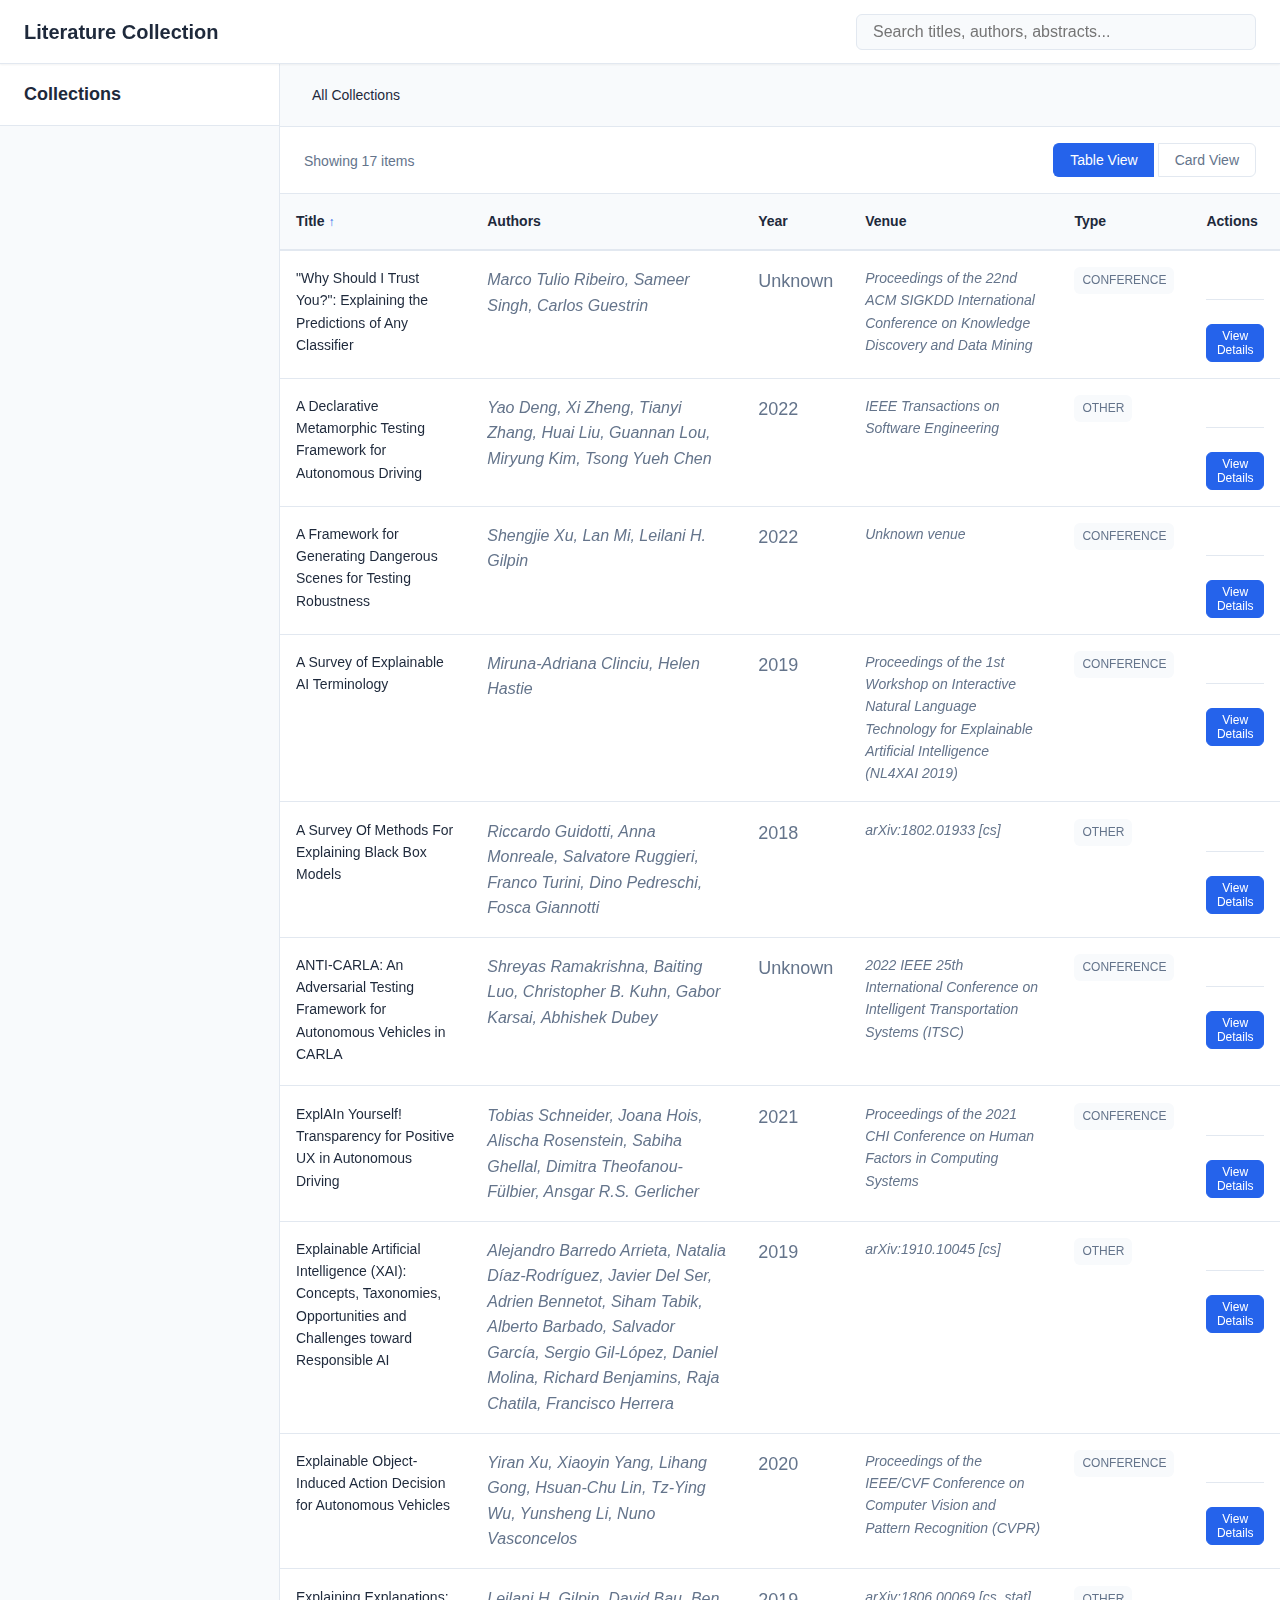
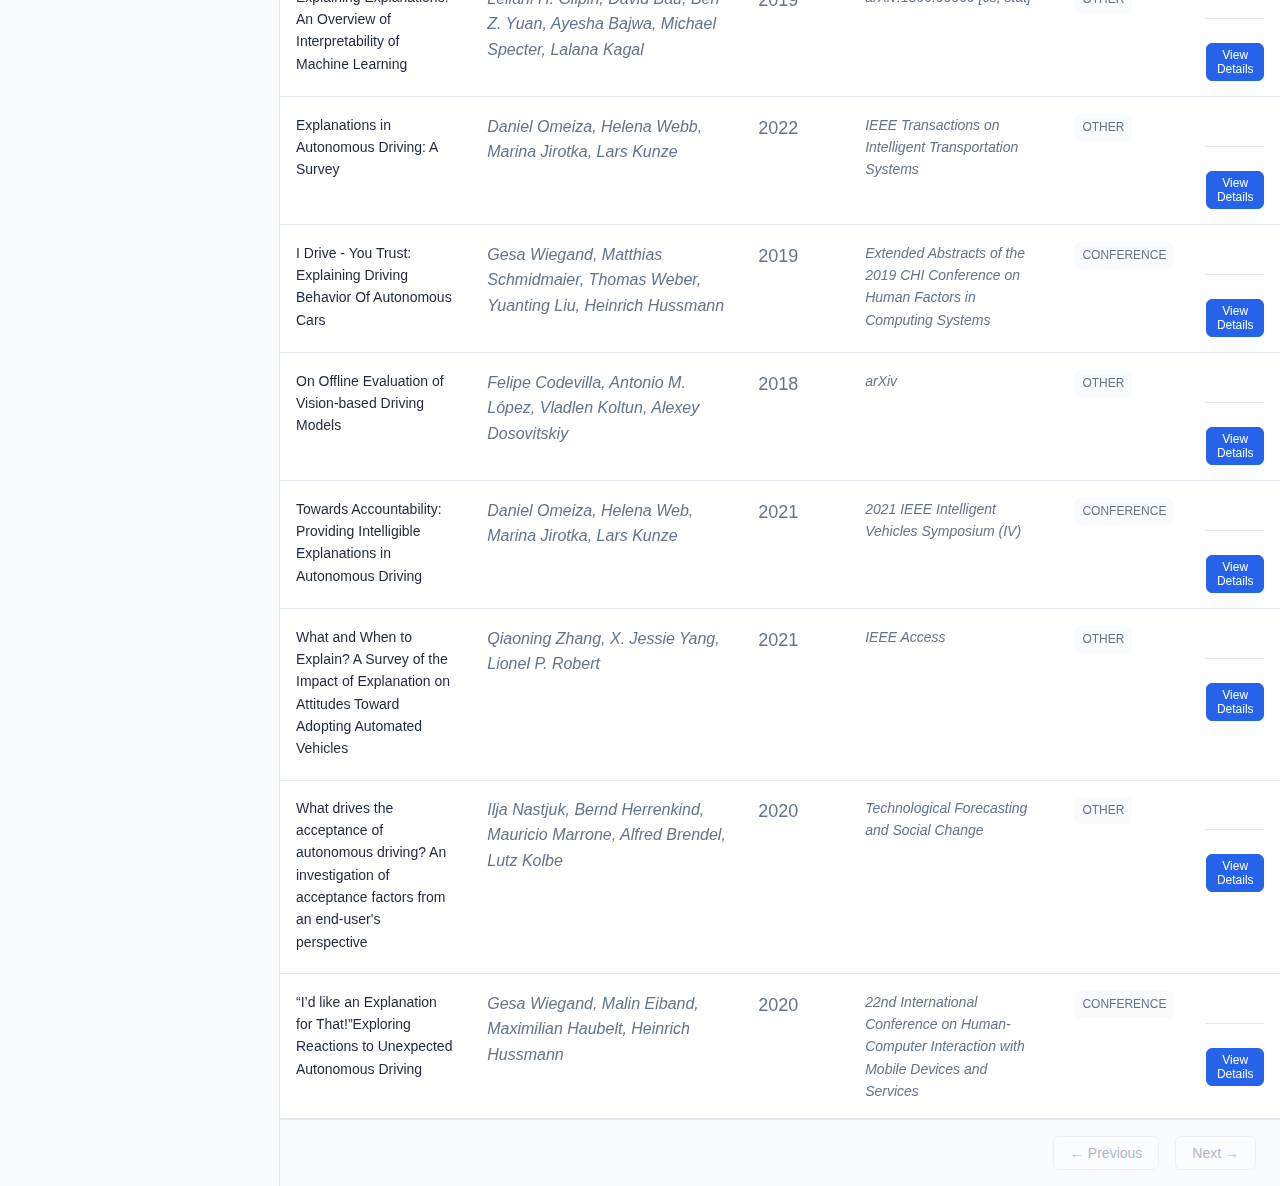
<file: output/index.html>
<!DOCTYPE html>
<html lang="en">
<head>
    <meta charset="UTF-8">
    <meta name="viewport" content="width=device-width, initial-scale=1.0">
    <title>Literature Collection Webviewer</title>
    <meta name="description" content="Interactive browser for academic literature collections exported from Zotero">
    <link rel="stylesheet" href="styles.css">
</head>
<body>
    <div id="app" class="app-container">
        <!-- Header with title and search -->
        <header class="app-header" role="banner">
            <div class="header-content">
                <h1 class="app-title">Literature Collection</h1>
                <div class="search-container">
                    <label for="search-input" class="visually-hidden">Search literature</label>
                    <input 
                        type="search" 
                        id="search-input" 
                        class="search-input" 
                        placeholder="Search titles, authors, abstracts..."
                        aria-label="Search literature collection"
                    >
                    <button type="button" class="search-clear" aria-label="Clear search" style="display: none;">
                        <span aria-hidden="true">×</span>
                    </button>
                </div>
            </div>
        </header>

        <!-- Main content area -->
        <main class="app-main" role="main">
            <!-- Sidebar with collection tree -->
            <aside class="sidebar" role="navigation" aria-label="Collection navigation">
                <div class="sidebar-header">
                    <h2 class="sidebar-title">Collections</h2>
                    <button type="button" class="sidebar-toggle" aria-label="Toggle collection sidebar">
                        <span class="hamburger-icon" aria-hidden="true">☰</span>
                    </button>
                </div>
                <div class="collection-tree-container">
                    <div id="collection-tree" class="collection-tree" role="tree" aria-label="Literature collections">
                        <!-- Collection tree will be populated by JavaScript -->
                        <div class="loading-indicator" aria-live="polite">Loading collections...</div>
                    </div>
                </div>
            </aside>

            <!-- Content area with breadcrumbs and bibliography -->
            <section class="content-area">
                <!-- Breadcrumb navigation -->
                <nav class="breadcrumb-nav" aria-label="Collection breadcrumb">
                    <ol id="breadcrumb-list" class="breadcrumb-list" role="list">
                        <li class="breadcrumb-item">
                            <a href="#" class="breadcrumb-link" data-collection-id="">All Collections</a>
                        </li>
                    </ol>
                </nav>

                <!-- Results summary and controls -->
                <div class="results-header">
                    <div class="results-info">
                        <span id="results-count" class="results-count" aria-live="polite">
                            Loading bibliography...
                        </span>
                        <div class="filter-controls" id="filter-controls" style="display: none;">
                            <button type="button" id="clear-filters" class="filter-btn clear-filters" aria-label="Clear all filters">
                                Clear Filters
                            </button>
                            <button type="button" id="share-filters" class="filter-btn share-filters" aria-label="Share current view">
                                Share View
                            </button>
                        </div>
                    </div>
                    <div class="view-controls">
                        <button type="button" class="view-toggle" data-view="table" aria-pressed="true">
                            Table View
                        </button>
                        <button type="button" class="view-toggle" data-view="cards" aria-pressed="false">
                            Card View
                        </button>
                    </div>
                </div>

                <!-- Bibliography table -->
                <div class="bibliography-container">
                    <div class="table-wrapper">
                        <table id="bibliography-table" class="bibliography-table" role="table" aria-label="Literature bibliography">
                            <thead>
                                <tr role="row">
                                    <th class="sortable" data-sort="title" role="columnheader" aria-sort="none" tabindex="0">
                                        <span class="header-text">Title</span>
                                        <span class="sort-indicator" aria-hidden="true"></span>
                                    </th>
                                    <th class="sortable" data-sort="authors" role="columnheader" aria-sort="none" tabindex="0">
                                        <span class="header-text">Authors</span>
                                        <span class="sort-indicator" aria-hidden="true"></span>
                                    </th>
                                    <th class="sortable" data-sort="year" role="columnheader" aria-sort="none" tabindex="0">
                                        <span class="header-text">Year</span>
                                        <span class="sort-indicator" aria-hidden="true"></span>
                                    </th>
                                    <th class="sortable" data-sort="venue" role="columnheader" aria-sort="none" tabindex="0">
                                        <span class="header-text">Venue</span>
                                        <span class="sort-indicator" aria-hidden="true"></span>
                                    </th>
                                    <th class="sortable" data-sort="type" role="columnheader" aria-sort="none" tabindex="0">
                                        <span class="header-text">Type</span>
                                        <span class="sort-indicator" aria-hidden="true"></span>
                                    </th>
                                    <th role="columnheader">
                                        <span class="header-text">Actions</span>
                                    </th>
                                </tr>
                            </thead>
                            <tbody id="bibliography-tbody">
                                <!-- Bibliography items will be populated by JavaScript -->
                                <tr class="loading-row">
                                    <td colspan="6" class="loading-cell">
                                        <div class="loading-indicator" aria-live="polite">Loading bibliography items...</div>
                                    </td>
                                </tr>
                            </tbody>
                        </table>
                    </div>

                    <!-- Pagination controls -->
                    <nav class="pagination-nav" aria-label="Bibliography pagination">
                        <div class="pagination-info">
                            <span id="pagination-info" aria-live="polite"></span>
                        </div>
                        <div class="pagination-controls">
                            <button type="button" id="prev-page" class="pagination-btn" disabled aria-label="Previous page">
                                ← Previous
                            </button>
                            <div class="page-numbers" role="group" aria-label="Page numbers">
                                <!-- Page numbers will be populated by JavaScript -->
                            </div>
                            <button type="button" id="next-page" class="pagination-btn" disabled aria-label="Next page">
                                Next →
                            </button>
                        </div>
                    </nav>
                </div>

                <!-- Card view (alternative to table) -->
                <div id="bibliography-cards" class="bibliography-cards" style="display: none;">
                    <!-- Card items will be populated by JavaScript -->
                </div>
            </section>
        </main>

        <!-- Modal for detailed item view -->
        <div id="item-modal" class="modal" role="dialog" aria-labelledby="modal-title" aria-hidden="true">
            <div class="modal-overlay" aria-hidden="true"></div>
            <div class="modal-content">
                <header class="modal-header">
                    <h2 id="modal-title" class="modal-title">Item Details</h2>
                    <button type="button" class="modal-close" aria-label="Close modal">
                        <span aria-hidden="true">×</span>
                    </button>
                </header>
                <div class="modal-body">
                    <!-- Item details will be populated by JavaScript -->
                </div>
            </div>
        </div>

        <!-- Loading overlay -->
        <div id="loading-overlay" class="loading-overlay" aria-hidden="true">
            <div class="loading-spinner" role="status" aria-label="Loading">
                <span class="visually-hidden">Loading...</span>
            </div>
        </div>

        <!-- Error message container -->
        <div id="error-container" class="error-container" role="alert" aria-live="assertive" style="display: none;">
            <div class="error-content">
                <h3 class="error-title">Error</h3>
                <p class="error-message"></p>
                <button type="button" class="error-dismiss">Dismiss</button>
            </div>
        </div>
    </div>

    <!-- Scripts -->
    <script src="app.js"></script>
</body>
</html>
</file>
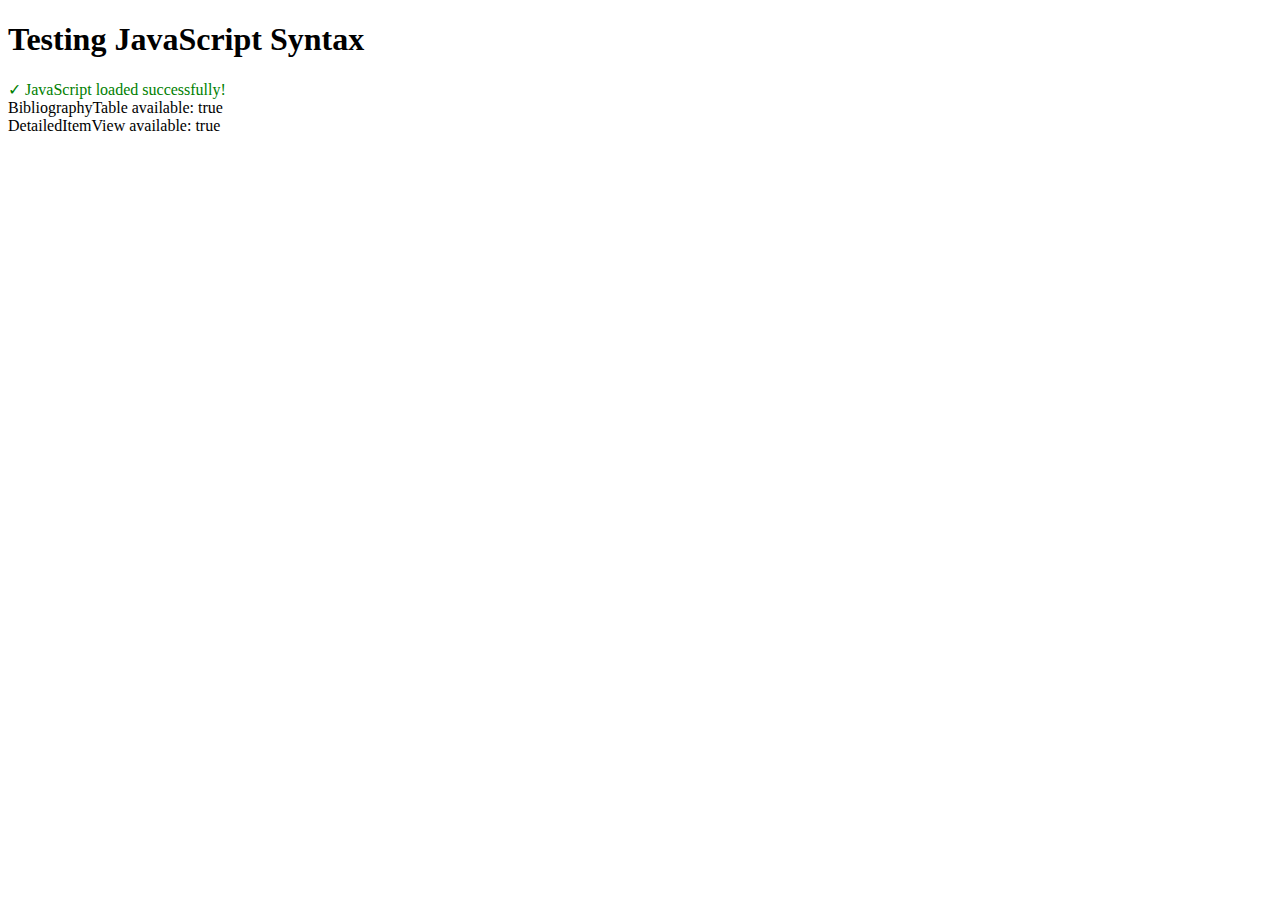
<file: test_syntax.html>
<!DOCTYPE html>
<html>
<head>
    <title>JavaScript Syntax Test</title>
</head>
<body>
    <h1>Testing JavaScript Syntax</h1>
    <div id="test-result">Loading...</div>
    
    <script>
        // Test if the JavaScript file loads without syntax errors
        try {
            // Load the app.js file
            const script = document.createElement('script');
            script.src = 'output/app.js';
            script.onload = function() {
                document.getElementById('test-result').innerHTML = 
                    '<span style="color: green;">✓ JavaScript loaded successfully!</span><br>' +
                    'BibliographyTable available: ' + (typeof window.BibliographyTable !== 'undefined') + '<br>' +
                    'DetailedItemView available: ' + (typeof window.DetailedItemView !== 'undefined');
            };
            script.onerror = function() {
                document.getElementById('test-result').innerHTML = 
                    '<span style="color: red;">✗ JavaScript failed to load</span>';
            };
            document.head.appendChild(script);
        } catch (error) {
            document.getElementById('test-result').innerHTML = 
                '<span style="color: red;">✗ Error: ' + error.message + '</span>';
        }
    </script>
</body>
</html>
</file>
<file: output/styles.css>
/* CSS styles for literature webviewer */

/* ===== CSS RESET AND BASE STYLES ===== */
* {
    margin: 0;
    padding: 0;
    box-sizing: border-box;
}

:root {
    /* Color palette */
    --primary-color: #2563eb;
    --primary-hover: #1d4ed8;
    --secondary-color: #64748b;
    --background-color: #ffffff;
    --surface-color: #f8fafc;
    --border-color: #e2e8f0;
    --text-primary: #1e293b;
    --text-secondary: #64748b;
    --text-muted: #94a3b8;
    --success-color: #10b981;
    --warning-color: #f59e0b;
    --error-color: #ef4444;
    
    /* Spacing */
    --spacing-xs: 0.25rem;
    --spacing-sm: 0.5rem;
    --spacing-md: 1rem;
    --spacing-lg: 1.5rem;
    --spacing-xl: 2rem;
    --spacing-2xl: 3rem;
    
    /* Typography */
    --font-family-base: -apple-system, BlinkMacSystemFont, 'Segoe UI', Roboto, 'Helvetica Neue', Arial, sans-serif;
    --font-family-mono: 'SF Mono', Monaco, 'Cascadia Code', 'Roboto Mono', Consolas, 'Courier New', monospace;
    --font-size-xs: 0.75rem;
    --font-size-sm: 0.875rem;
    --font-size-base: 1rem;
    --font-size-lg: 1.125rem;
    --font-size-xl: 1.25rem;
    --font-size-2xl: 1.5rem;
    --font-size-3xl: 1.875rem;
    
    /* Layout */
    --sidebar-width: 280px;
    --header-height: 64px;
    --border-radius: 0.375rem;
    --shadow-sm: 0 1px 2px 0 rgb(0 0 0 / 0.05);
    --shadow-md: 0 4px 6px -1px rgb(0 0 0 / 0.1), 0 2px 4px -2px rgb(0 0 0 / 0.1);
    --shadow-lg: 0 10px 15px -3px rgb(0 0 0 / 0.1), 0 4px 6px -4px rgb(0 0 0 / 0.1);
    
    /* Transitions */
    --transition-fast: 150ms ease-in-out;
    --transition-base: 250ms ease-in-out;
    --transition-slow: 350ms ease-in-out;
}

body {
    font-family: var(--font-family-base);
    font-size: var(--font-size-base);
    line-height: 1.6;
    color: var(--text-primary);
    background-color: var(--background-color);
    overflow-x: hidden;
}

/* ===== ACCESSIBILITY UTILITIES ===== */
.visually-hidden {
    position: absolute !important;
    width: 1px !important;
    height: 1px !important;
    padding: 0 !important;
    margin: -1px !important;
    overflow: hidden !important;
    clip: rect(0, 0, 0, 0) !important;
    white-space: nowrap !important;
    border: 0 !important;
}

/* Focus styles for accessibility */
*:focus {
    outline: 2px solid var(--primary-color);
    outline-offset: 2px;
}

button:focus,
input:focus,
select:focus,
textarea:focus,
[tabindex]:focus {
    outline: 2px solid var(--primary-color);
    outline-offset: 2px;
}

/* ===== MAIN LAYOUT ===== */
.app-container {
    display: grid;
    grid-template-rows: var(--header-height) 1fr;
    grid-template-areas: 
        "header"
        "main";
    min-height: 100vh;
}

/* ===== HEADER STYLES ===== */
.app-header {
    grid-area: header;
    background-color: var(--background-color);
    border-bottom: 1px solid var(--border-color);
    box-shadow: var(--shadow-sm);
    position: sticky;
    top: 0;
    z-index: 100;
}

.header-content {
    display: flex;
    align-items: center;
    justify-content: space-between;
    padding: 0 var(--spacing-lg);
    height: 100%;
    max-width: 1400px;
    margin: 0 auto;
}

.app-title {
    font-size: var(--font-size-xl);
    font-weight: 600;
    color: var(--text-primary);
    margin: 0;
}

/* ===== SEARCH STYLES ===== */
.search-container {
    position: relative;
    display: flex;
    align-items: center;
    max-width: 400px;
    width: 100%;
}

.search-input {
    width: 100%;
    padding: var(--spacing-sm) var(--spacing-md);
    padding-right: 2.5rem;
    border: 1px solid var(--border-color);
    border-radius: var(--border-radius);
    font-size: var(--font-size-base);
    background-color: var(--surface-color);
    transition: border-color var(--transition-fast), box-shadow var(--transition-fast);
}

.search-input:focus {
    border-color: var(--primary-color);
    box-shadow: 0 0 0 3px rgb(37 99 235 / 0.1);
    background-color: var(--background-color);
}

.search-input.has-query {
    border-color: var(--primary-color);
    background-color: var(--background-color);
}

.search-clear {
    position: absolute;
    right: var(--spacing-sm);
    background: none;
    border: none;
    font-size: var(--font-size-lg);
    color: var(--text-muted);
    cursor: pointer;
    padding: var(--spacing-xs);
    border-radius: var(--border-radius);
    transition: color var(--transition-fast);
}

.search-clear:hover {
    color: var(--text-secondary);
}

/* ===== SEARCH HIGHLIGHTING STYLES ===== */
.search-highlight {
    background-color: #fef08a;
    color: #854d0e;
    padding: 0 2px;
    border-radius: 2px;
    font-weight: 500;
}

.search-context {
    font-size: var(--font-size-sm);
    color: var(--text-secondary);
    margin-top: var(--spacing-xs);
    line-height: 1.4;
}

.search-no-results {
    text-align: center;
    padding: var(--spacing-2xl);
    color: var(--text-muted);
}

.search-no-results-icon {
    font-size: var(--font-size-3xl);
    margin-bottom: var(--spacing-md);
    opacity: 0.5;
}

.search-no-results-title {
    font-size: var(--font-size-lg);
    font-weight: 600;
    margin-bottom: var(--spacing-sm);
    color: var(--text-secondary);
}

.search-no-results-message {
    font-size: var(--font-size-sm);
    margin-bottom: var(--spacing-md);
}

.search-suggestions {
    font-size: var(--font-size-sm);
    color: var(--text-muted);
}

.search-suggestions ul {
    list-style: none;
    margin: var(--spacing-sm) 0 0 0;
    padding: 0;
}

.search-suggestions li {
    margin-bottom: var(--spacing-xs);
}

/* ===== MAIN CONTENT LAYOUT ===== */
.app-main {
    grid-area: main;
    display: grid;
    grid-template-columns: var(--sidebar-width) 1fr;
    grid-template-areas: "sidebar content";
    overflow: hidden;
}

/* ===== SIDEBAR STYLES ===== */
.sidebar {
    grid-area: sidebar;
    background-color: var(--surface-color);
    border-right: 1px solid var(--border-color);
    display: flex;
    flex-direction: column;
    overflow: hidden;
}

.sidebar-header {
    display: flex;
    align-items: center;
    justify-content: space-between;
    padding: var(--spacing-md) var(--spacing-lg);
    border-bottom: 1px solid var(--border-color);
    background-color: var(--background-color);
}

.sidebar-title {
    font-size: var(--font-size-lg);
    font-weight: 600;
    color: var(--text-primary);
    margin: 0;
}

.sidebar-toggle {
    display: none;
    background: none;
    border: none;
    font-size: var(--font-size-lg);
    color: var(--text-secondary);
    cursor: pointer;
    padding: var(--spacing-xs);
    border-radius: var(--border-radius);
    transition: color var(--transition-fast);
}

.sidebar-toggle:hover {
    color: var(--text-primary);
}

.collection-tree-container {
    flex: 1;
    overflow-y: auto;
    padding: var(--spacing-md);
}

/* ===== COLLECTION TREE STYLES ===== */
.collection-tree {
    font-size: var(--font-size-sm);
}

.collection-item {
    margin-bottom: var(--spacing-xs);
}

.collection-link {
    display: flex;
    align-items: center;
    padding: var(--spacing-sm) var(--spacing-md);
    color: var(--text-secondary);
    text-decoration: none;
    border-radius: var(--border-radius);
    transition: background-color var(--transition-fast), color var(--transition-fast);
    cursor: pointer;
}

.collection-link:hover {
    background-color: var(--border-color);
    color: var(--text-primary);
}

.collection-link.active {
    background-color: var(--primary-color);
    color: white;
}

.collection-link.active:hover {
    background-color: var(--primary-hover);
}

.collection-toggle {
    background: none;
    border: none;
    color: inherit;
    cursor: pointer;
    padding: var(--spacing-xs);
    margin-right: var(--spacing-xs);
    border-radius: var(--border-radius);
    font-size: var(--font-size-xs);
    transition: transform var(--transition-fast);
}

.collection-toggle.expanded {
    transform: rotate(90deg);
}

.collection-name {
    flex: 1;
    margin-right: var(--spacing-sm);
}

.collection-count {
    font-size: var(--font-size-xs);
    color: var(--text-muted);
    background-color: var(--border-color);
    padding: var(--spacing-xs) var(--spacing-sm);
    border-radius: 1rem;
    min-width: 1.5rem;
    text-align: center;
}

.collection-link.active .collection-count {
    background-color: rgba(255, 255, 255, 0.2);
    color: white;
}

.collection-children {
    margin-left: var(--spacing-lg);
    border-left: 1px solid var(--border-color);
    padding-left: var(--spacing-md);
}

.collection-children.collapsed {
    display: none;
}

/* ===== CONTENT AREA STYLES ===== */
.content-area {
    grid-area: content;
    display: flex;
    flex-direction: column;
    overflow: hidden;
    background-color: var(--background-color);
}

/* ===== BREADCRUMB STYLES ===== */
.breadcrumb-nav {
    padding: var(--spacing-md) var(--spacing-lg);
    border-bottom: 1px solid var(--border-color);
    background-color: var(--surface-color);
}

.breadcrumb-list {
    display: flex;
    align-items: center;
    list-style: none;
    font-size: var(--font-size-sm);
}

.breadcrumb-item {
    display: flex;
    align-items: center;
}

.breadcrumb-item:not(:last-child)::after {
    content: "›";
    margin: 0 var(--spacing-sm);
    color: var(--text-muted);
}

.breadcrumb-link {
    color: var(--text-secondary);
    text-decoration: none;
    padding: var(--spacing-xs) var(--spacing-sm);
    border-radius: var(--border-radius);
    transition: color var(--transition-fast), background-color var(--transition-fast);
}

.breadcrumb-link:hover {
    color: var(--primary-color);
    background-color: var(--border-color);
}

.breadcrumb-item:last-child .breadcrumb-link {
    color: var(--text-primary);
    font-weight: 500;
}

.breadcrumb-link.current {
    color: var(--text-primary);
    font-weight: 600;
    background-color: var(--surface-color);
    cursor: default;
    pointer-events: none;
}

.breadcrumb-link.current:hover {
    background-color: var(--surface-color);
    color: var(--text-primary);
}

/* Visual indicator for breadcrumb navigation history */
.breadcrumb-item {
    position: relative;
}

.breadcrumb-item:not(:last-child) .breadcrumb-link::after {
    content: '';
    position: absolute;
    bottom: -2px;
    left: 50%;
    transform: translateX(-50%);
    width: 0;
    height: 2px;
    background-color: var(--primary-color);
    transition: width var(--transition-fast);
}

.breadcrumb-item:not(:last-child) .breadcrumb-link:hover::after {
    width: 80%;
}

/* Enhanced visual indicators for current location */
.breadcrumb-link.current {
    position: relative;
}

.breadcrumb-link.current::before {
    content: '';
    position: absolute;
    left: -8px;
    top: 50%;
    transform: translateY(-50%);
    width: 4px;
    height: 4px;
    background-color: var(--primary-color);
    border-radius: 50%;
}

/* Breadcrumb navigation history animation */
.breadcrumb-item {
    animation: breadcrumbSlideIn 0.2s ease-out;
}

@keyframes breadcrumbSlideIn {
    from {
        opacity: 0;
        transform: translateX(-10px);
    }
    to {
        opacity: 1;
        transform: translateX(0);
    }
}

/* Improved focus indicators for breadcrumbs */
.breadcrumb-link:focus {
    outline: 2px solid var(--primary-color);
    outline-offset: 2px;
    border-radius: var(--border-radius);
}

/* Breadcrumb separator styling */
.breadcrumb-item:not(:last-child)::after {
    color: var(--text-muted);
    font-weight: normal;
    transition: color var(--transition-fast);
}

.breadcrumb-item:hover::after {
    color: var(--text-secondary);
}

/* Breadcrumb truncation for long paths */
.breadcrumb-link {
    max-width: 200px;
    overflow: hidden;
    text-overflow: ellipsis;
    white-space: nowrap;
    display: inline-block;
}

.breadcrumb-link[title] {
    cursor: help;
}

/* Breadcrumb accessibility improvements */
.breadcrumb-nav[aria-label] {
    position: relative;
}

.breadcrumb-nav::before {
    content: attr(aria-label);
    position: absolute;
    left: -9999px;
    width: 1px;
    height: 1px;
    overflow: hidden;
}

/* ===== RESULTS HEADER STYLES ===== */
.results-header {
    display: flex;
    align-items: center;
    justify-content: space-between;
    padding: var(--spacing-md) var(--spacing-lg);
    border-bottom: 1px solid var(--border-color);
    background-color: var(--background-color);
}

.results-count {
    font-size: var(--font-size-sm);
    color: var(--text-secondary);
}

.filter-controls {
    display: flex;
    gap: var(--spacing-sm);
    margin-top: var(--spacing-sm);
}

.filter-btn {
    padding: var(--spacing-xs) var(--spacing-sm);
    border: 1px solid var(--border-color);
    background-color: var(--background-color);
    color: var(--text-secondary);
    font-size: var(--font-size-xs);
    cursor: pointer;
    border-radius: var(--border-radius);
    transition: all var(--transition-fast);
}

.filter-btn:hover {
    background-color: var(--surface-color);
    color: var(--text-primary);
}

.filter-btn.clear-filters:hover {
    background-color: var(--error-color);
    color: white;
    border-color: var(--error-color);
}

.filter-btn.share-filters:hover {
    background-color: var(--primary-color);
    color: white;
    border-color: var(--primary-color);
}

/* ===== TEMPORARY MESSAGE STYLES ===== */
.temporary-message {
    padding: var(--spacing-sm) var(--spacing-md);
    border-radius: var(--border-radius);
    font-size: var(--font-size-sm);
    box-shadow: var(--shadow-md);
    animation: fadeInOut 3s ease-in-out;
    max-width: 300px;
    word-wrap: break-word;
}

.temporary-message-success {
    background-color: var(--success-color);
    color: white;
}

.temporary-message-error {
    background-color: var(--error-color);
    color: white;
}

.temporary-message-info {
    background-color: var(--primary-color);
    color: white;
}

@keyframes fadeInOut {
    0% { opacity: 0; transform: translateY(-10px); }
    15% { opacity: 1; transform: translateY(0); }
    85% { opacity: 1; transform: translateY(0); }
    100% { opacity: 0; transform: translateY(-10px); }
}

.view-controls {
    display: flex;
    gap: var(--spacing-xs);
}

.view-toggle {
    padding: var(--spacing-sm) var(--spacing-md);
    border: 1px solid var(--border-color);
    background-color: var(--background-color);
    color: var(--text-secondary);
    font-size: var(--font-size-sm);
    cursor: pointer;
    border-radius: var(--border-radius);
    transition: all var(--transition-fast);
}

.view-toggle:first-child {
    border-top-right-radius: 0;
    border-bottom-right-radius: 0;
    border-right: none;
}

.view-toggle:last-child {
    border-top-left-radius: 0;
    border-bottom-left-radius: 0;
}

.view-toggle:hover {
    background-color: var(--surface-color);
}

.view-toggle[aria-pressed="true"] {
    background-color: var(--primary-color);
    color: white;
    border-color: var(--primary-color);
}

/* ===== BIBLIOGRAPHY TABLE STYLES ===== */
.bibliography-container {
    flex: 1;
    display: flex;
    flex-direction: column;
    overflow: hidden;
}

.table-wrapper {
    flex: 1;
    overflow: auto;
}

.bibliography-table {
    width: 100%;
    border-collapse: collapse;
    font-size: var(--font-size-sm);
}

.bibliography-table th {
    background-color: var(--surface-color);
    border-bottom: 2px solid var(--border-color);
    padding: var(--spacing-md);
    text-align: left;
    font-weight: 600;
    color: var(--text-primary);
    position: sticky;
    top: 0;
    z-index: 10;
}

.bibliography-table th.sortable {
    cursor: pointer;
    user-select: none;
    transition: background-color var(--transition-fast);
}

.bibliography-table th.sortable:hover {
    background-color: var(--border-color);
}

.header-text {
    display: inline-flex;
    align-items: center;
    gap: var(--spacing-xs);
}

.sort-indicator {
    font-size: var(--font-size-xs);
    color: var(--text-muted);
    transition: color var(--transition-fast);
}

.bibliography-table th[aria-sort="ascending"] .sort-indicator::after {
    content: "↑";
    color: var(--primary-color);
}

.bibliography-table th[aria-sort="descending"] .sort-indicator::after {
    content: "↓";
    color: var(--primary-color);
}

.bibliography-table td {
    padding: var(--spacing-md);
    border-bottom: 1px solid var(--border-color);
    vertical-align: top;
}

.bibliography-table tbody tr {
    transition: background-color var(--transition-fast);
}

.bibliography-table tbody tr:hover {
    background-color: var(--surface-color);
}

.item-title {
    font-weight: 500;
    color: var(--text-primary);
    margin-bottom: var(--spacing-xs);
}

.item-title-link {
    color: inherit;
    text-decoration: none;
    cursor: pointer;
}

.item-title-link:hover {
    color: var(--primary-color);
    text-decoration: underline;
}

.item-authors {
    color: var(--text-secondary);
    font-size: var(--font-size-sm);
}

.item-year {
    font-weight: 500;
    color: var(--text-primary);
}

.item-venue {
    color: var(--text-secondary);
    font-style: italic;
}

.item-type {
    display: inline-block;
    padding: var(--spacing-xs) var(--spacing-sm);
    background-color: var(--surface-color);
    color: var(--text-secondary);
    font-size: var(--font-size-xs);
    border-radius: var(--border-radius);
    text-transform: uppercase;
    font-weight: 500;
}

.item-actions {
    display: flex;
    gap: var(--spacing-xs);
}

.action-btn {
    padding: var(--spacing-xs) var(--spacing-sm);
    border: 1px solid var(--border-color);
    background-color: var(--background-color);
    color: var(--text-secondary);
    font-size: var(--font-size-xs);
    cursor: pointer;
    border-radius: var(--border-radius);
    transition: all var(--transition-fast);
}

.action-btn:hover {
    background-color: var(--surface-color);
    color: var(--text-primary);
}

.action-btn.primary {
    background-color: var(--primary-color);
    color: white;
    border-color: var(--primary-color);
}

.action-btn.primary:hover {
    background-color: var(--primary-hover);
}

/* ===== PAGINATION STYLES ===== */
.pagination-nav {
    display: flex;
    align-items: center;
    justify-content: space-between;
    padding: var(--spacing-md) var(--spacing-lg);
    border-top: 1px solid var(--border-color);
    background-color: var(--surface-color);
}

.pagination-info {
    font-size: var(--font-size-sm);
    color: var(--text-secondary);
}

.pagination-controls {
    display: flex;
    align-items: center;
    gap: var(--spacing-sm);
}

.pagination-btn {
    padding: var(--spacing-sm) var(--spacing-md);
    border: 1px solid var(--border-color);
    background-color: var(--background-color);
    color: var(--text-secondary);
    font-size: var(--font-size-sm);
    cursor: pointer;
    border-radius: var(--border-radius);
    transition: all var(--transition-fast);
}

.pagination-btn:hover:not(:disabled) {
    background-color: var(--surface-color);
    color: var(--text-primary);
}

.pagination-btn:disabled {
    opacity: 0.5;
    cursor: not-allowed;
}

.page-numbers {
    display: flex;
    gap: var(--spacing-xs);
}

.page-number {
    padding: var(--spacing-sm);
    border: 1px solid var(--border-color);
    background-color: var(--background-color);
    color: var(--text-secondary);
    font-size: var(--font-size-sm);
    cursor: pointer;
    border-radius: var(--border-radius);
    min-width: 2.5rem;
    text-align: center;
    transition: all var(--transition-fast);
}

.page-number:hover {
    background-color: var(--surface-color);
    color: var(--text-primary);
}

.page-number.active {
    background-color: var(--primary-color);
    color: white;
    border-color: var(--primary-color);
}

/* ===== CARD VIEW STYLES ===== */
.bibliography-cards {
    padding: var(--spacing-lg);
    display: grid;
    grid-template-columns: repeat(auto-fill, minmax(300px, 1fr));
    gap: var(--spacing-lg);
    overflow-y: auto;
}

.bibliography-card {
    background-color: var(--background-color);
    border: 1px solid var(--border-color);
    border-radius: var(--border-radius);
    padding: var(--spacing-lg);
    box-shadow: var(--shadow-sm);
    transition: box-shadow var(--transition-fast), transform var(--transition-fast);
}

.bibliography-card:hover {
    box-shadow: var(--shadow-md);
    transform: translateY(-2px);
}

/* ===== MODAL STYLES ===== */
.modal {
    position: fixed;
    top: 0;
    left: 0;
    right: 0;
    bottom: 0;
    z-index: 1000;
    display: flex;
    align-items: center;
    justify-content: center;
    opacity: 0;
    visibility: hidden;
    transition: opacity var(--transition-base), visibility var(--transition-base);
}

.modal.active {
    opacity: 1;
    visibility: visible;
}

.modal-overlay {
    position: absolute;
    top: 0;
    left: 0;
    right: 0;
    bottom: 0;
    background-color: rgba(0, 0, 0, 0.5);
    cursor: pointer;
}

.modal-content {
    position: relative;
    background-color: var(--background-color);
    border-radius: var(--border-radius);
    box-shadow: var(--shadow-lg);
    max-width: 90vw;
    max-height: 90vh;
    width: 600px;
    display: flex;
    flex-direction: column;
    transform: scale(0.95);
    transition: transform var(--transition-base);
}

.modal.active .modal-content {
    transform: scale(1);
}

.modal-header {
    display: flex;
    align-items: center;
    justify-content: space-between;
    padding: var(--spacing-lg);
    border-bottom: 1px solid var(--border-color);
}

.modal-title {
    font-size: var(--font-size-xl);
    font-weight: 600;
    color: var(--text-primary);
    margin: 0;
}

.modal-close {
    background: none;
    border: none;
    font-size: var(--font-size-xl);
    color: var(--text-muted);
    cursor: pointer;
    padding: var(--spacing-xs);
    border-radius: var(--border-radius);
    transition: color var(--transition-fast);
}

.modal-close:hover {
    color: var(--text-secondary);
}

.modal-body {
    padding: var(--spacing-lg);
    overflow-y: auto;
    flex: 1;
}

/* ===== LOADING AND ERROR STATES ===== */
.loading-indicator {
    display: flex;
    align-items: center;
    justify-content: center;
    padding: var(--spacing-xl);
    color: var(--text-muted);
    font-size: var(--font-size-sm);
}

.loading-overlay {
    position: fixed;
    top: 0;
    left: 0;
    right: 0;
    bottom: 0;
    background-color: rgba(255, 255, 255, 0.8);
    display: flex;
    align-items: center;
    justify-content: center;
    z-index: 2000;
    opacity: 0;
    visibility: hidden;
    transition: opacity var(--transition-base), visibility var(--transition-base);
}

.loading-overlay.active {
    opacity: 1;
    visibility: visible;
}

.loading-spinner {
    width: 40px;
    height: 40px;
    border: 3px solid var(--border-color);
    border-top: 3px solid var(--primary-color);
    border-radius: 50%;
    animation: spin 1s linear infinite;
}

@keyframes spin {
    0% { transform: rotate(0deg); }
    100% { transform: rotate(360deg); }
}

.error-container {
    position: fixed;
    top: var(--spacing-lg);
    right: var(--spacing-lg);
    z-index: 1500;
    max-width: 400px;
}

.error-content {
    background-color: var(--error-color);
    color: white;
    padding: var(--spacing-lg);
    border-radius: var(--border-radius);
    box-shadow: var(--shadow-lg);
}

.error-title {
    font-size: var(--font-size-lg);
    font-weight: 600;
    margin-bottom: var(--spacing-sm);
}

.error-message {
    margin-bottom: var(--spacing-md);
}

.error-dismiss {
    background-color: rgba(255, 255, 255, 0.2);
    color: white;
    border: none;
    padding: var(--spacing-sm) var(--spacing-md);
    border-radius: var(--border-radius);
    cursor: pointer;
    font-size: var(--font-size-sm);
    transition: background-color var(--transition-fast);
}

.error-dismiss:hover {
    background-color: rgba(255, 255, 255, 0.3);
}

/* ===== RESPONSIVE DESIGN ===== */

/* Tablet styles */
@media (max-width: 1024px) {
    :root {
        --sidebar-width: 240px;
    }
    
    .header-content {
        padding: 0 var(--spacing-md);
    }
    
    .search-container {
        max-width: 300px;
    }
    
    .bibliography-cards {
        grid-template-columns: repeat(auto-fill, minmax(280px, 1fr));
        gap: var(--spacing-md);
    }
}

/* Mobile styles */
@media (max-width: 768px) {
    .app-main {
        grid-template-columns: 1fr;
        grid-template-areas: "content";
    }
    
    .sidebar {
        position: fixed;
        top: var(--header-height);
        left: 0;
        bottom: 0;
        width: var(--sidebar-width);
        z-index: 200;
        transform: translateX(-100%);
        transition: transform var(--transition-base);
    }
    
    .sidebar.open {
        transform: translateX(0);
    }
    
    .sidebar-toggle {
        display: block;
    }
    
    .header-content {
        padding: 0 var(--spacing-sm);
    }
    
    .app-title {
        font-size: var(--font-size-lg);
    }
    
    .search-container {
        max-width: 200px;
    }
    
    .results-header {
        flex-direction: column;
        gap: var(--spacing-md);
        align-items: stretch;
    }
    
    .view-controls {
        justify-content: center;
    }
    
    .pagination-nav {
        flex-direction: column;
        gap: var(--spacing-md);
        text-align: center;
    }
    
    .bibliography-table {
        font-size: var(--font-size-xs);
    }
    
    .bibliography-table th,
    .bibliography-table td {
        padding: var(--spacing-sm);
    }
    
    .bibliography-cards {
        grid-template-columns: 1fr;
        padding: var(--spacing-md);
    }
    
    .modal-content {
        width: 95vw;
        margin: var(--spacing-md);
    }
}

/* Small mobile styles */
@media (max-width: 480px) {
    .header-content {
        flex-direction: column;
        height: auto;
        padding: var(--spacing-sm);
        gap: var(--spacing-sm);
    }
    
    .app-container {
        grid-template-rows: auto 1fr;
    }
    
    .search-container {
        max-width: 100%;
    }
    
    .breadcrumb-nav {
        padding: var(--spacing-sm);
    }
    
    .breadcrumb-list {
        flex-wrap: wrap;
        gap: var(--spacing-xs);
    }
    
    .results-header {
        padding: var(--spacing-sm);
    }
    
    .bibliography-table th:nth-child(n+4),
    .bibliography-table td:nth-child(n+4) {
        display: none;
    }
    
    .pagination-controls {
        flex-wrap: wrap;
        justify-content: center;
    }
}

/* Print styles */
@media print {
    .sidebar,
    .search-container,
    .view-controls,
    .pagination-nav,
    .item-actions {
        display: none !important;
    }
    
    .app-main {
        grid-template-columns: 1fr;
    }
    
    .bibliography-table {
        font-size: 12px;
    }
    
    .bibliography-table th,
    .bibliography-table td {
        padding: 4px;
    }
}
/*
 ===== PERFORMANCE OPTIMIZATION STYLES ===== */

/* Virtual scrolling container */
.virtual-scroll-container {
    position: relative;
    overflow: auto;
    will-change: scroll-position;
}

.virtual-scroll-container::-webkit-scrollbar {
    width: 8px;
}

.virtual-scroll-container::-webkit-scrollbar-track {
    background: var(--surface-color);
}

.virtual-scroll-container::-webkit-scrollbar-thumb {
    background: var(--border-color);
    border-radius: 4px;
}

.virtual-scroll-container::-webkit-scrollbar-thumb:hover {
    background: var(--secondary-color);
}

/* Lazy loading indicators */
.lazy-chunk {
    min-height: 200px;
    display: flex;
    align-items: center;
    justify-content: center;
    background: var(--surface-color);
    border: 1px dashed var(--border-color);
    margin: var(--spacing-sm) 0;
}

.lazy-chunk::before {
    content: "Loading...";
    color: var(--text-muted);
    font-size: var(--font-size-sm);
}

.loaded-chunk {
    animation: fadeIn 0.3s ease-in-out;
}

@keyframes fadeIn {
    from {
        opacity: 0;
        transform: translateY(10px);
    }
    to {
        opacity: 1;
        transform: translateY(0);
    }
}

/* Search highlighting optimizations */
.search-highlight {
    background-color: #fef08a;
    color: #854d0e;
    padding: 0 2px;
    border-radius: 2px;
    font-weight: 500;
}

/* Performance indicators */
.performance-indicator {
    position: fixed;
    top: 10px;
    right: 10px;
    background: var(--surface-color);
    border: 1px solid var(--border-color);
    border-radius: var(--border-radius);
    padding: var(--spacing-xs) var(--spacing-sm);
    font-size: var(--font-size-xs);
    color: var(--text-muted);
    z-index: 1000;
    opacity: 0;
    transition: opacity 0.3s ease;
}

.performance-indicator.visible {
    opacity: 1;
}

/* Optimized table rows */
.bibliography-row {
    contain: layout style;
    will-change: transform;
}

.bibliography-row:hover {
    transform: translateZ(0); /* Force hardware acceleration */
}

/* Memory optimization for large datasets */
.table-wrapper.optimized {
    contain: layout style paint;
}

.table-wrapper.optimized .bibliography-table {
    table-layout: fixed;
}

.table-wrapper.optimized .bibliography-table td {
    overflow: hidden;
    text-overflow: ellipsis;
    white-space: nowrap;
}

/* Reduce repaints during scrolling */
.virtual-scroll-container * {
    backface-visibility: hidden;
    -webkit-backface-visibility: hidden;
}

/* Optimize animations for performance */
@media (prefers-reduced-motion: no-preference) {
    .bibliography-row {
        transition: background-color 0.15s ease, transform 0.15s ease;
    }
}

@media (prefers-reduced-motion: reduce) {
    .bibliography-row {
        transition: none;
    }
    
    .loaded-chunk {
        animation: none;
    }
}

/* High DPI display optimizations */
@media (-webkit-min-device-pixel-ratio: 2), (min-resolution: 192dpi) {
    .search-highlight {
        text-shadow: 0 0 1px rgba(133, 77, 14, 0.3);
    }
}

/* ===== DETAILED ITEM VIEW STYLES ===== */

/* Item details container */
.item-details {
    max-width: 100%;
}

.item-header {
    margin-bottom: var(--spacing-lg);
    padding-bottom: var(--spacing-md);
    border-bottom: 2px solid var(--border-color);
}

.item-detail-title {
    font-size: var(--font-size-2xl);
    font-weight: 600;
    color: var(--text-primary);
    margin: 0 0 var(--spacing-md) 0;
    line-height: 1.3;
}

.item-meta {
    display: flex;
    align-items: center;
    gap: var(--spacing-md);
    flex-wrap: wrap;
}

.item-type-badge {
    display: inline-block;
    padding: var(--spacing-xs) var(--spacing-sm);
    border-radius: var(--border-radius);
    font-size: var(--font-size-xs);
    font-weight: 600;
    text-transform: uppercase;
    letter-spacing: 0.5px;
}

.item-type-badge.type-article {
    background-color: #dbeafe;
    color: #1e40af;
}

.item-type-badge.type-book {
    background-color: #dcfce7;
    color: #166534;
}

.item-type-badge.type-conference {
    background-color: #fef3c7;
    color: #92400e;
}

.item-type-badge.type-thesis {
    background-color: #f3e8ff;
    color: #7c3aed;
}

.item-type-badge.type-unknown {
    background-color: var(--surface-color);
    color: var(--text-secondary);
}

.item-year {
    font-size: var(--font-size-lg);
    font-weight: 500;
    color: var(--text-secondary);
}

/* Item sections */
.item-section {
    margin-bottom: var(--spacing-xl);
    position: relative;
}

.item-section h4 {
    font-size: var(--font-size-lg);
    font-weight: 600;
    color: var(--text-primary);
    margin: 0 0 var(--spacing-md) 0;
    padding-bottom: var(--spacing-xs);
    border-bottom: 1px solid var(--border-color);
}

.item-section p {
    margin: 0 0 var(--spacing-sm) 0;
    line-height: 1.6;
}

.item-authors {
    font-size: var(--font-size-base);
    color: var(--text-secondary);
    font-style: italic;
}

.item-abstract {
    background-color: var(--surface-color);
    padding: var(--spacing-lg);
    border-radius: var(--border-radius);
    border-left: 4px solid var(--primary-color);
    font-size: var(--font-size-base);
    line-height: 1.7;
    color: var(--text-primary);
    white-space: pre-wrap;
}

/* Keywords and collections */
.item-keywords,
.item-collections {
    display: flex;
    flex-wrap: wrap;
    gap: var(--spacing-xs);
    margin-top: var(--spacing-sm);
}

.keyword-tag,
.collection-tag {
    display: inline-block;
    padding: var(--spacing-xs) var(--spacing-sm);
    background-color: var(--surface-color);
    color: var(--text-secondary);
    border: 1px solid var(--border-color);
    border-radius: var(--border-radius);
    font-size: var(--font-size-sm);
    transition: background-color var(--transition-fast);
}

.keyword-tag:hover,
.collection-tag:hover {
    background-color: var(--border-color);
}

.collection-tag {
    background-color: #dbeafe;
    color: #1e40af;
    border-color: #93c5fd;
}

/* Links section */
.item-links {
    display: flex;
    flex-direction: column;
    gap: var(--spacing-sm);
}

.item-links a {
    color: var(--primary-color);
    text-decoration: none;
    font-weight: 500;
    transition: color var(--transition-fast);
}

.item-links a:hover {
    color: var(--primary-hover);
    text-decoration: underline;
}

/* Copy buttons */
.copy-btn {
    display: inline-flex;
    align-items: center;
    gap: var(--spacing-xs);
    padding: var(--spacing-xs) var(--spacing-sm);
    background-color: var(--surface-color);
    color: var(--text-secondary);
    border: 1px solid var(--border-color);
    border-radius: var(--border-radius);
    font-size: var(--font-size-sm);
    cursor: pointer;
    transition: all var(--transition-fast);
    margin-top: var(--spacing-sm);
    margin-right: var(--spacing-sm);
}

.copy-btn:hover {
    background-color: var(--border-color);
    color: var(--text-primary);
}

.copy-btn.primary {
    background-color: var(--primary-color);
    color: white;
    border-color: var(--primary-color);
}

.copy-btn.primary:hover {
    background-color: var(--primary-hover);
}

.copy-btn.copy-success {
    background-color: var(--success-color);
    color: white;
    border-color: var(--success-color);
}

/* Item actions */
.item-actions {
    display: flex;
    flex-wrap: wrap;
    gap: var(--spacing-sm);
    margin-top: var(--spacing-xl);
    padding-top: var(--spacing-lg);
    border-top: 1px solid var(--border-color);
}

.external-link {
    display: inline-flex;
    align-items: center;
    gap: var(--spacing-xs);
    padding: var(--spacing-sm) var(--spacing-md);
    background-color: var(--primary-color);
    color: white;
    text-decoration: none;
    border-radius: var(--border-radius);
    font-size: var(--font-size-sm);
    font-weight: 500;
    transition: background-color var(--transition-fast);
}

.external-link:hover {
    background-color: var(--primary-hover);
}

/* Enhanced modal styles for detailed view */
.modal-content {
    width: 800px;
    max-width: 95vw;
}

.modal-body {
    max-height: 70vh;
    overflow-y: auto;
}

/* Responsive design for detailed view */
@media (max-width: 768px) {
    .item-detail-title {
        font-size: var(--font-size-xl);
    }
    
    .item-meta {
        flex-direction: column;
        align-items: flex-start;
        gap: var(--spacing-sm);
    }
    
    .item-abstract {
        padding: var(--spacing-md);
    }
    
    .item-actions {
        flex-direction: column;
    }
    
    .copy-btn,
    .external-link {
        width: 100%;
        justify-content: center;
        margin-right: 0;
    }
    
    .modal-content {
        width: 95vw;
        margin: var(--spacing-sm);
    }
    
    .modal-body {
        padding: var(--spacing-md);
        max-height: 80vh;
    }
}

/* Print styles for detailed view */
@media print {
    .modal {
        position: static !important;
        background: none !important;
    }
    
    .modal-overlay {
        display: none !important;
    }
    
    .modal-content {
        box-shadow: none !important;
        border: 1px solid #000 !important;
        max-width: none !important;
        width: 100% !important;
    }
    
    .modal-header {
        border-bottom: 2px solid #000 !important;
    }
    
    .modal-close {
        display: none !important;
    }
    
    .copy-btn {
        display: none !important;
    }
    
    .item-actions {
        display: none !important;
    }
}

/* Performance-focused responsive design */
@media (max-width: 768px) {
    .virtual-scroll-container {
        height: calc(100vh - 200px);
    }
    
    .bibliography-row {
        font-size: var(--font-size-sm);
    }
    
    /* Reduce complexity on mobile */
    .search-highlight {
        background-color: #fef08a;
        padding: 0;
    }
}

/* GPU acceleration for smooth scrolling */
.smooth-scroll {
    -webkit-overflow-scrolling: touch;
    scroll-behavior: smooth;
}

/* Optimize for large datasets */
.large-dataset .bibliography-table {
    contain: layout style;
}

.large-dataset .bibliography-row {
    contain: layout style paint;
}

.large-dataset .bibliography-cell {
    contain: layout style;
}
</file>
